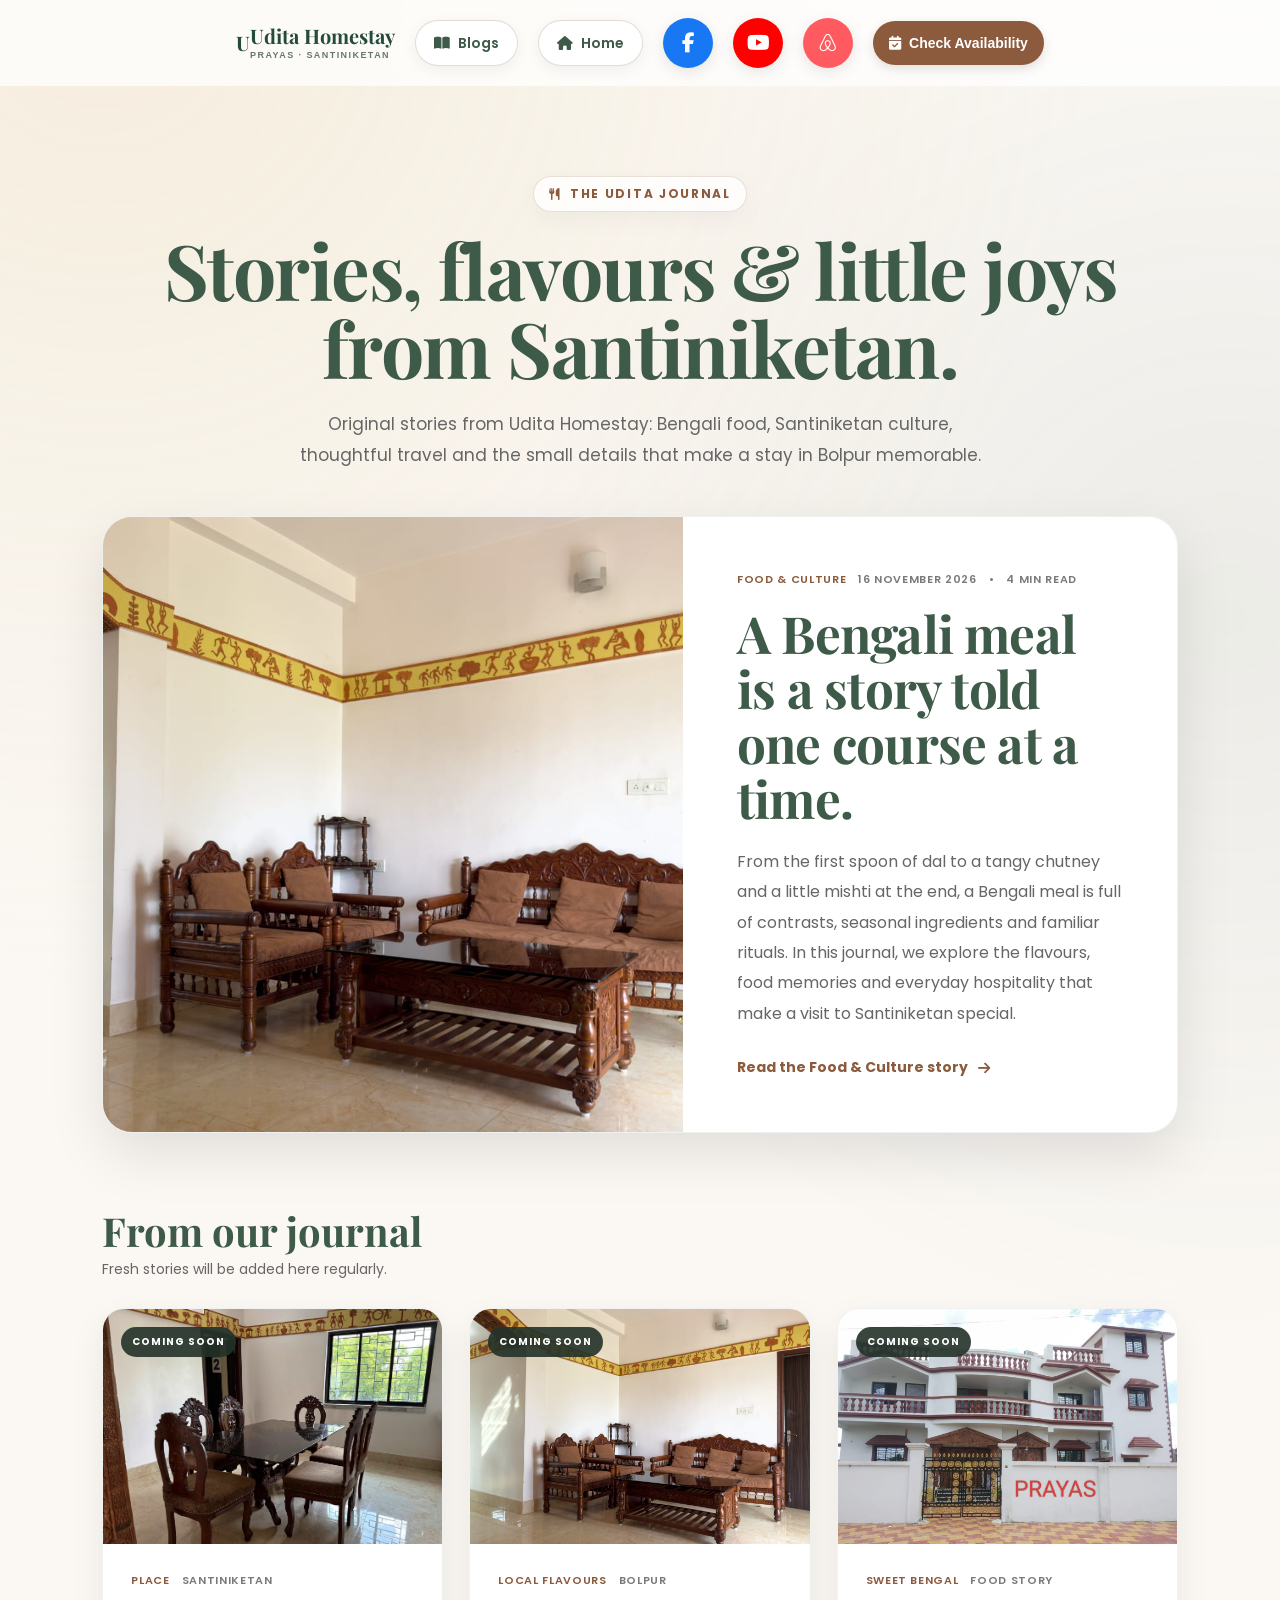
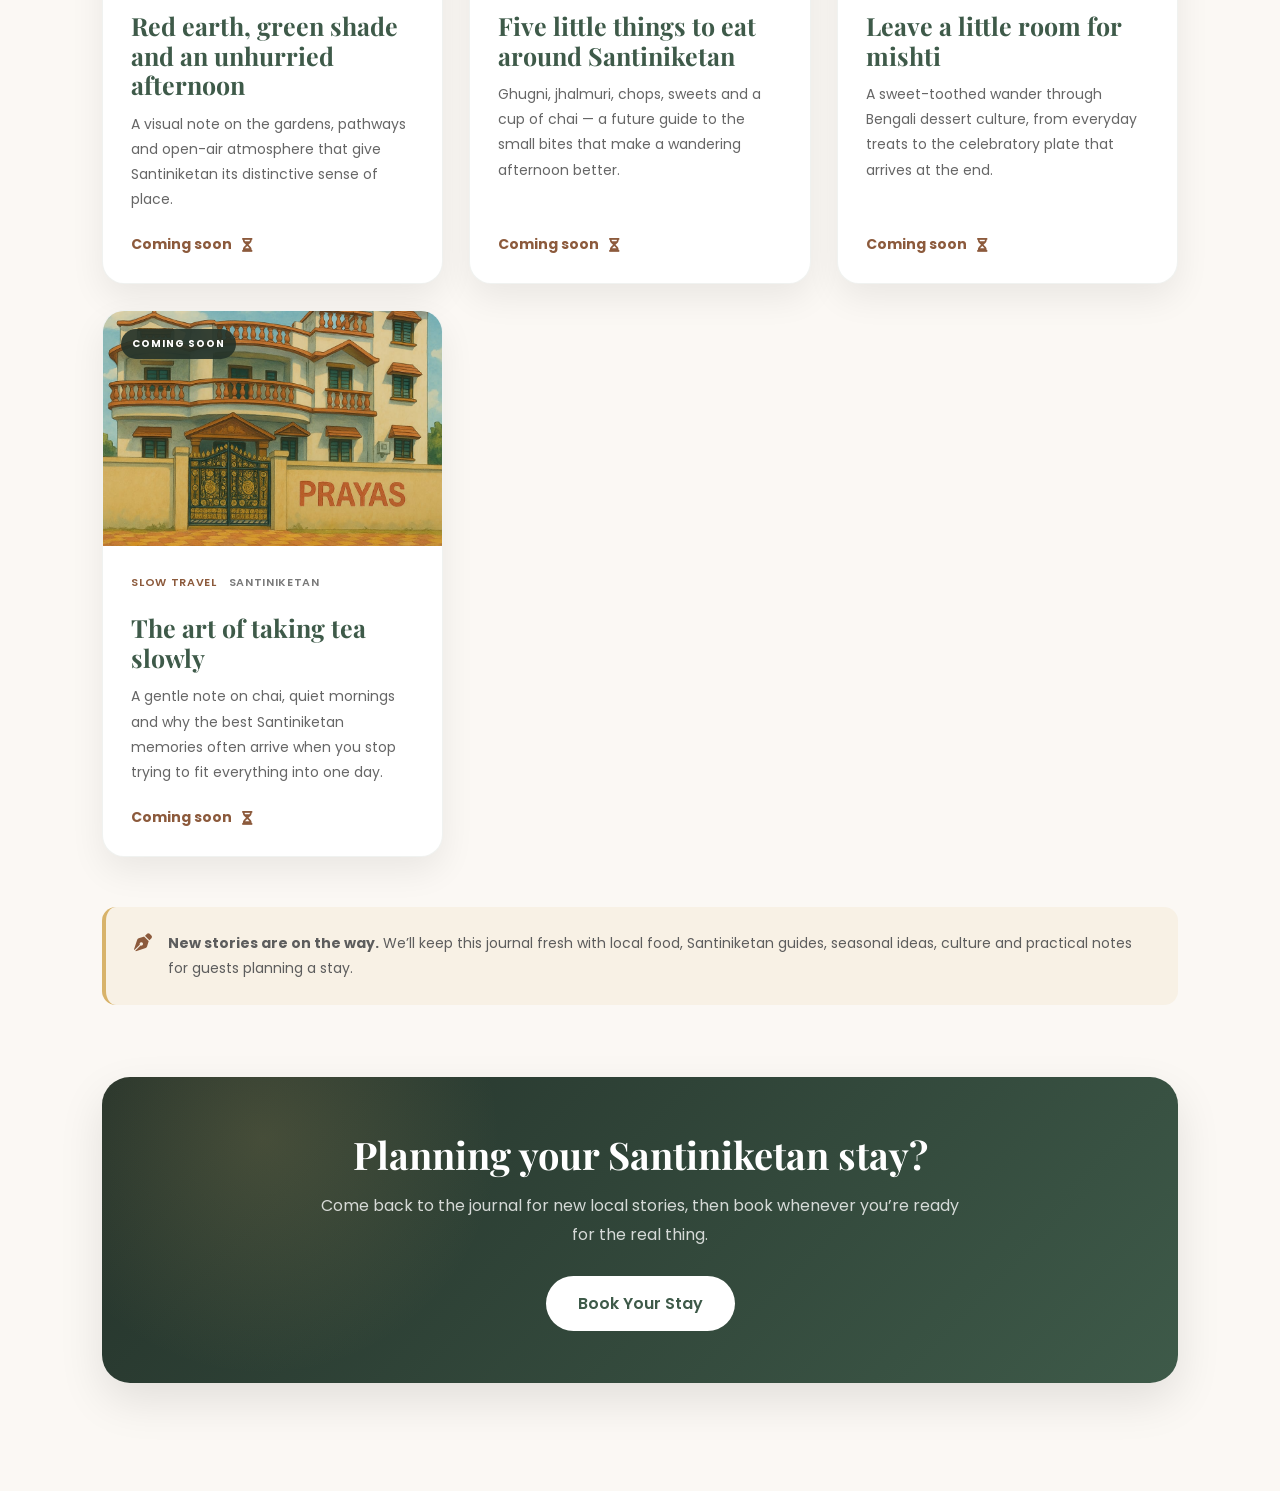
<file: blogs.html>
<!DOCTYPE html>
<html lang="en">
<head>
    <meta charset="UTF-8">
    <meta name="viewport" content="width=device-width, initial-scale=1.0">
    <meta name="description" content="The Udita Homestay Journal — food, travel, local culture and thoughtful guides from Santiniketan and Bolpur.">
    <meta name="robots" content="index, follow">
    <link rel="canonical" href="https://www.prayas.online/blogs.html">
    <meta name="theme-color" content="#8C5A3C">
    <title>Blogs & Travel Journal | Udita Homestay Prayas</title>

    <link rel="preconnect" href="https://fonts.googleapis.com">
    <link rel="preconnect" href="https://fonts.gstatic.com" crossorigin>
    <link rel="stylesheet" href="https://cdnjs.cloudflare.com/ajax/libs/font-awesome/6.7.2/css/all.min.css">
    <link rel="stylesheet" href="style.css?v=20261116-mobile">

    <style>
        /* ======================================================
           UDITA HOMESTAY — BLOG JOURNAL
           Page-specific styles. Existing home-page CSS is untouched.
        ====================================================== */

        .blog-page {
            min-height:100vh;
            padding-top:108px;
            background:
                radial-gradient(circle at 8% 0%, rgba(216,179,106,.16), transparent 30%),
                radial-gradient(circle at 96% 20%, rgba(62,90,73,.08), transparent 26%),
                var(--bg);
        }

        .blog-hero {
            padding:68px 8% 44px;
            text-align:center;
        }

        .blog-kicker {
            display:inline-flex;
            align-items:center;
            gap:8px;
            margin-bottom:18px;
            padding:8px 15px;
            border:1px solid rgba(140,90,60,.18);
            border-radius:999px;
            background:rgba(255,255,255,.78);
            color:var(--primary);
            font-size:12px;
            font-weight:700;
            letter-spacing:.14em;
            text-transform:uppercase;
            box-shadow:0 8px 25px rgba(0,0,0,.04);
        }

        .blog-hero h1 {
            max-width:980px;
            margin:0 auto;
            color:var(--secondary);
            font-family:'Playfair Display',serif;
            font-size:clamp(2.8rem, 6vw, 5.4rem);
            line-height:1.02;
            letter-spacing:-.02em;
        }

        .blog-hero p {
            max-width:720px;
            margin:22px auto 0;
            color:var(--light);
            font-size:17px;
            line-height:1.85;
        }

        .blog-shell {
            width:min(1240px, 84%);
            margin:0 auto 100px;
        }

        .blog-feature {
            display:grid;
            grid-template-columns:1.08fr .92fr;
            overflow:hidden;
            border:1px solid rgba(62,90,73,.08);
            border-radius:30px;
            background:#fff;
            box-shadow:0 22px 55px rgba(0,0,0,.10);
        }

        .blog-feature-media {
            position:relative;
            min-height:500px;
            overflow:hidden;
            background:#e9e1d7;
        }

        .blog-feature-media img {
            width:100%;
            height:100%;
            object-fit:cover;
            transition:transform .8s ease;
        }

        .blog-feature:hover .blog-feature-media img {
            transform:scale(1.03);
        }


        .blog-image-link {
            position:relative;
            display:block;
            width:100%;
            height:100%;
            overflow:hidden;
        }

        .blog-image-link::after {
            content:'\\f065';
            position:absolute;
            right:16px;
            bottom:16px;
            display:flex;
            align-items:center;
            justify-content:center;
            width:38px;
            height:38px;
            border-radius:50%;
            background:rgba(36,50,42,.82);
            color:#fff;
            font-family:'Font Awesome 6 Free';
            font-size:13px;
            font-weight:900;
            opacity:0;
            transform:translateY(5px);
            transition:opacity .25s ease, transform .25s ease;
            backdrop-filter:blur(6px);
        }

        .blog-image-link:hover::after,
        .blog-image-link:focus-visible::after {
            opacity:1;
            transform:translateY(0);
        }

        .blog-image-link:focus-visible {
            outline:3px solid rgba(216,179,106,.8);
            outline-offset:-3px;
        }

        .blog-feature-badge {
            position:absolute;
            top:22px;
            left:22px;
            padding:8px 12px;
            border-radius:999px;
            background:rgba(36,50,42,.88);
            color:#fff;
            font-size:10px;
            font-weight:700;
            letter-spacing:.12em;
            text-transform:uppercase;
            backdrop-filter:blur(8px);
        }

        .blog-feature-copy {
            display:flex;
            flex-direction:column;
            justify-content:center;
            padding:54px;
        }

        .blog-meta {
            display:flex;
            align-items:center;
            flex-wrap:wrap;
            gap:8px 12px;
            margin-bottom:18px;
            color:#7a7a7a;
            font-size:11px;
            font-weight:600;
            letter-spacing:.06em;
            text-transform:uppercase;
        }

        .blog-category {
            color:var(--primary);
        }

        .blog-feature h2,
        .blog-card h3 {
            color:var(--secondary);
            font-family:'Playfair Display',serif;
        }

        .blog-feature h2 {
            max-width:600px;
            font-size:clamp(2.05rem, 4vw, 3.35rem);
            line-height:1.08;
            letter-spacing:-.015em;
        }

        .blog-feature p {
            margin:20px 0 28px;
            color:var(--light);
            line-height:1.9;
        }

        .blog-read {
            display:inline-flex;
            align-items:center;
            gap:10px;
            align-self:flex-start;
            color:var(--primary);
            font-size:14px;
            font-weight:700;
        }

        .blog-read i {
            transition:transform .25s ease;
        }

        .blog-read:hover i {
            transform:translateX(4px);
        }

        .blog-section-heading {
            display:flex;
            align-items:end;
            justify-content:space-between;
            gap:20px;
            margin:78px 0 28px;
        }

        .blog-section-heading h2 {
            color:var(--secondary);
            font-family:'Playfair Display',serif;
            font-size:40px;
            line-height:1;
        }

        .blog-section-heading p {
            margin-top:8px;
            color:var(--light);
            font-size:14px;
        }

        .blog-grid {
            display:grid;
            grid-template-columns:repeat(3,1fr);
            gap:26px;
        }

        .blog-card {
            display:flex;
            flex-direction:column;
            overflow:hidden;
            min-height:100%;
            border:1px solid rgba(62,90,73,.08);
            border-radius:22px;
            background:#fff;
            box-shadow:0 14px 35px rgba(0,0,0,.07);
            transition:transform .35s ease, box-shadow .35s ease;
        }

        .blog-card:hover {
            transform:translateY(-7px);
            box-shadow:0 22px 48px rgba(0,0,0,.11);
        }

        .blog-card-media {
            height:235px;
            overflow:hidden;
            background:#eee;
        }

        .blog-card-media img {
            width:100%;
            height:100%;
            object-fit:cover;
            transition:transform .55s ease;
        }

        .blog-card:hover .blog-card-media img {
            transform:scale(1.05);
        }

        .blog-card-body {
            display:flex;
            flex:1;
            flex-direction:column;
            padding:28px;
        }

        .blog-card h3 {
            margin:4px 0 12px;
            font-size:25px;
            line-height:1.18;
        }

        .blog-card p {
            margin-bottom:22px;
            color:var(--light);
            font-size:14px;
            line-height:1.8;
        }

        .blog-card .blog-read {
            margin-top:auto;
        }

        .blog-card-soon {
            position:relative;
        }

        .coming-soon {
            position:absolute;
            top:18px;
            left:18px;
            z-index:2;
            padding:7px 11px;
            border-radius:999px;
            background:rgba(36,50,42,.9);
            color:#fff;
            font-size:10px;
            font-weight:700;
            letter-spacing:.1em;
            text-transform:uppercase;
        }

        .blog-image-credit {
            margin-top:10px;
            color:#999;
            font-size:10px;
            line-height:1.5;
        }

        .blog-image-credit a {
            color:#888;
            text-decoration:underline;
            text-decoration-color:rgba(136,136,136,.35);
        }

        .blog-note {
            display:flex;
            align-items:flex-start;
            gap:16px;
            margin-top:50px;
            padding:24px 28px;
            border-left:4px solid var(--accent);
            border-radius:14px;
            background:rgba(216,179,106,.11);
        }

        .blog-note i {
            margin-top:3px;
            color:var(--primary);
            font-size:18px;
        }

        .blog-note p {
            color:#5d5d5d;
            font-size:14px;
            line-height:1.8;
        }

        .blog-source-strip {
            display:flex;
            justify-content:center;
            margin-top:28px;
            color:#8a8a8a;
            font-size:11px;
            text-align:center;
        }

        .blog-source-strip a {
            color:var(--primary);
            text-decoration:underline;
            text-decoration-color:rgba(140,90,60,.3);
        }

        .blog-cta {
            margin-top:72px;
            padding:52px 35px;
            border-radius:28px;
            background:
                radial-gradient(circle at 15% 20%, rgba(216,179,106,.17), transparent 25%),
                linear-gradient(135deg, #24322A, #3E5A49);
            color:#fff;
            text-align:center;
            box-shadow:var(--shadow);
        }

        .blog-cta h2 {
            font-family:'Playfair Display',serif;
            font-size:38px;
        }

        .blog-cta p {
            max-width:640px;
            margin:12px auto 26px;
            color:rgba(255,255,255,.8);
            line-height:1.8;
        }

        .blog-cta .btn {
            background:#fff;
            color:var(--secondary);
        }

        .blog-footer-space {
            height:8px;
        }

        .blog-nav-link {
            display:inline-flex;
            align-items:center;
            justify-content:center;
            gap:8px;
            min-height:46px;
            padding:0 18px;
            border:1px solid rgba(140,90,60,.22);
            border-radius:24px;
            background:#fff;
            color:var(--secondary);
            font-family:'Poppins',sans-serif;
            font-size:14px;
            font-weight:600;
            box-shadow:0 4px 15px rgba(0,0,0,.06);
        }

        @media(max-width:1000px){
            .blog-feature { grid-template-columns:1fr; }
            .blog-feature-media { min-height:360px; }
            .blog-grid { grid-template-columns:1fr 1fr; }
            .blog-feature-copy { padding:40px; }
        }

        @media(max-width:650px){
            .blog-page { padding-top:88px; }
            .blog-hero { padding:52px 8% 34px; }
            .blog-hero p { font-size:15px; }
            .blog-shell { width:84%; }
            .blog-feature-media { min-height:250px; }
            .blog-feature-copy { padding:30px; }
            .blog-feature h2 { font-size:2.25rem; }
            .blog-section-heading { display:block; margin-top:56px; }
            .blog-section-heading h2 { font-size:32px; }
            .blog-grid { grid-template-columns:1fr; }
            .blog-card-media { height:230px; }
            .blog-cta { padding:40px 24px; }
            .blog-cta h2 { font-size:31px; }
            .blog-nav-link { min-height:42px; padding:0 14px; font-size:13px; }
        }
    </style>
</head>

<body>
    <header id="header">
        <nav class="social-nav" aria-label="Primary navigation">
            <a class="site-brand" href="index.html" aria-label="Udita Homestay Prayas home">
                <span class="site-brand-mark" aria-hidden="true">U</span>
                <span class="site-brand-copy">Udita Homestay<small>Prayas · Santiniketan</small></span>
            </a>
            <a class="blog-nav-link blogs-nav-link" href="blogs.html" aria-current="page">
                <i class="fas fa-book-open" aria-hidden="true"></i>
                <span>Blogs</span>
            </a>

            <a class="blog-nav-link blog-home-link" href="index.html">
                <i class="fas fa-house" aria-hidden="true"></i>
                <span>Home</span>
            </a>

            <a href="https://www.facebook.com/share/182A7BboWy/" target="_blank" rel="noopener noreferrer" class="social-btn facebook" aria-label="Visit our Facebook page">
                <i class="fab fa-facebook-f"></i>
            </a>
            <a href="https://youtube.com/@uditahomestay?si=zws-Y9j3LIoc3NUC" target="_blank" rel="noopener noreferrer" class="social-btn youtube" aria-label="Visit our YouTube channel">
                <i class="fab fa-youtube"></i>
            </a>
            <a href="https://www.airbnb.co.in/rooms/1385243563529554989?viralityEntryPoint=154&s=76&adults=1&guests=1" target="_blank" rel="noopener noreferrer" class="social-btn airbnb" aria-label="Book on Airbnb">
                <i class="fab fa-airbnb"></i>
            </a>
            <a class="site-booking-link" href="https://booking.prayas.online" aria-label="Check room availability and book your stay">
                <i class="fas fa-calendar-check" aria-hidden="true"></i>
                <span>Check Availability</span>
            </a>
        </nav>
    </header>

    <main class="blog-page">
        <section class="blog-hero">
            <div class="blog-kicker"><i class="fas fa-utensils"></i> The Udita Journal</div>
            <h1>Stories, flavours & little joys from Santiniketan.</h1>
            <p>Original stories from Udita Homestay: Bengali food, Santiniketan culture, thoughtful travel and the small details that make a stay in Bolpur memorable.</p>
        </section>

        <div class="blog-shell">
            <article class="blog-feature">
                <div class="blog-feature-media">
                    <span class="blog-feature-badge">Featured note</span>
                    <a class="blog-image-link" href="assets/images/gallery4.jpg" target="_blank" rel="noopener noreferrer" aria-label="Open image: The dining area at Udita Homestay and Prayas Kitchen">
                        <img
                            src="assets/images/gallery4.jpg"
                            alt="Dining area at Udita Homestay and Prayas Kitchen"
                            loading="eager">
                    </a>
                </div>

                <div class="blog-feature-copy">
                    <div class="blog-meta">
                        <span class="blog-category">Food & Culture</span>
                        <span>16 November 2026</span>
                        <span>•</span>
                        <span>4 min read</span>
                    </div>

                    <h2>A Bengali meal is a story told one course at a time.</h2>

                    <p>
                        From the first spoon of dal to a tangy chutney and a little mishti at the end, a Bengali meal is full of contrasts, seasonal ingredients and familiar rituals. In this journal, we explore the flavours, food memories and everyday hospitality that make a visit to Santiniketan special.
                    </p>

                    <a class="blog-read" href="food-culture.html">Read the Food &amp; Culture story <i class="fas fa-arrow-right"></i></a>

                    
                </div>
            </article>

            <div class="blog-section-heading">
                <div>
                    <h2>From our journal</h2>
                    <p>Fresh stories will be added here regularly.</p>
                </div>
            </div>

            <div class="blog-grid">
                <article class="blog-card blog-card-soon">
                    <div class="coming-soon">Coming soon</div>
                    <div class="blog-card-media">
                        <a class="blog-image-link" href="assets/images/gallery5.jpg" target="_blank" rel="noopener noreferrer" aria-label="Open image: Green garden view at Udita Homestay"><img src="assets/images/gallery5.jpg" alt="Green garden view at Udita Homestay" loading="lazy"></a>
                    </div>
                    <div class="blog-card-body">
                        <div class="blog-meta"><span class="blog-category">Place</span><span>Santiniketan</span></div>
                        <h3>Red earth, green shade and an unhurried afternoon</h3>
                        <p>A visual note on the gardens, pathways and open-air atmosphere that give Santiniketan its distinctive sense of place.</p>
                        <span class="blog-read" aria-label="Article coming soon">Coming soon <i class="fas fa-hourglass-half"></i></span>
                        
                    </div>
                </article>
                <article class="blog-card blog-card-soon">
                    <div class="coming-soon">Coming soon</div>
                    <div class="blog-card-media">
                        <a class="blog-image-link" href="assets/images/gallery4.jpg" target="_blank" rel="noopener noreferrer" aria-label="Open image: A welcoming dining space at Udita Homestay">
                        <img src="assets/images/gallery4.jpg" alt="A welcoming dining space at Udita Homestay" loading="lazy">
                    </a>
                    </div>
                    <div class="blog-card-body">
                        <div class="blog-meta">
                            <span class="blog-category">Local flavours</span>
                            <span>Bolpur</span>
                        </div>
                        <h3>Five little things to eat around Santiniketan</h3>
                        <p>Ghugni, jhalmuri, chops, sweets and a cup of chai — a future guide to the small bites that make a wandering afternoon better.</p>
                        <span class="blog-read" aria-label="Article coming soon">Coming soon <i class="fas fa-hourglass-half"></i></span>
                        
                    </div>
                </article>

                <article class="blog-card blog-card-soon">
                    <div class="coming-soon">Coming soon</div>
                    <div class="blog-card-media">
                        <a class="blog-image-link" href="assets/images/about.jpg" target="_blank" rel="noopener noreferrer" aria-label="Open image: Exterior of Udita Homestay in Santiniketan">
                        <img src="assets/images/about.jpg" alt="Exterior of Udita Homestay in Santiniketan" loading="lazy">
                    </a>
                    </div>
                    <div class="blog-card-body">
                        <div class="blog-meta">
                            <span class="blog-category">Sweet Bengal</span>
                            <span>Food story</span>
                        </div>
                        <h3>Leave a little room for mishti</h3>
                        <p>A sweet-toothed wander through Bengali dessert culture, from everyday treats to the celebratory plate that arrives at the end.</p>
                        <span class="blog-read" aria-label="Article coming soon">Coming soon <i class="fas fa-hourglass-half"></i></span>
                        
                    </div>
                </article>

                <article class="blog-card blog-card-soon">
                    <div class="coming-soon">Coming soon</div>
                    <div class="blog-card-media">
                        <a class="blog-image-link" href="assets/images/gallery6.jpg" target="_blank" rel="noopener noreferrer" aria-label="Open image: An evening view around Udita Homestay">
                        <img src="assets/images/gallery6.jpg" alt="An evening view around Udita Homestay" loading="lazy">
                    </a>
                    </div>
                    <div class="blog-card-body">
                        <div class="blog-meta">
                            <span class="blog-category">Slow travel</span>
                            <span>Santiniketan</span>
                        </div>
                        <h3>The art of taking tea slowly</h3>
                        <p>A gentle note on chai, quiet mornings and why the best Santiniketan memories often arrive when you stop trying to fit everything into one day.</p>
                        <span class="blog-read" aria-label="Article coming soon">Coming soon <i class="fas fa-hourglass-half"></i></span>
                        
                    </div>
                </article>
            </div>

            <div class="blog-note">
                <i class="fas fa-pen-nib" aria-hidden="true"></i>
                <p>
                    <strong>New stories are on the way.</strong>
                    We’ll keep this journal fresh with local food, Santiniketan guides, seasonal ideas,
                    culture and practical notes for guests planning a stay.
                </p>
            </div>

            

            <section class="blog-cta">
                <h2>Planning your Santiniketan stay?</h2>
                <p>Come back to the journal for new local stories, then book whenever you’re ready for the real thing.</p>
                <a class="btn" href="https://booking.prayas.online">Book Your Stay</a>
            </section>
        </div>

        <div class="blog-footer-space"></div>
    </main>

    <script src="script.js"></script>
</body>
</html>
</file>
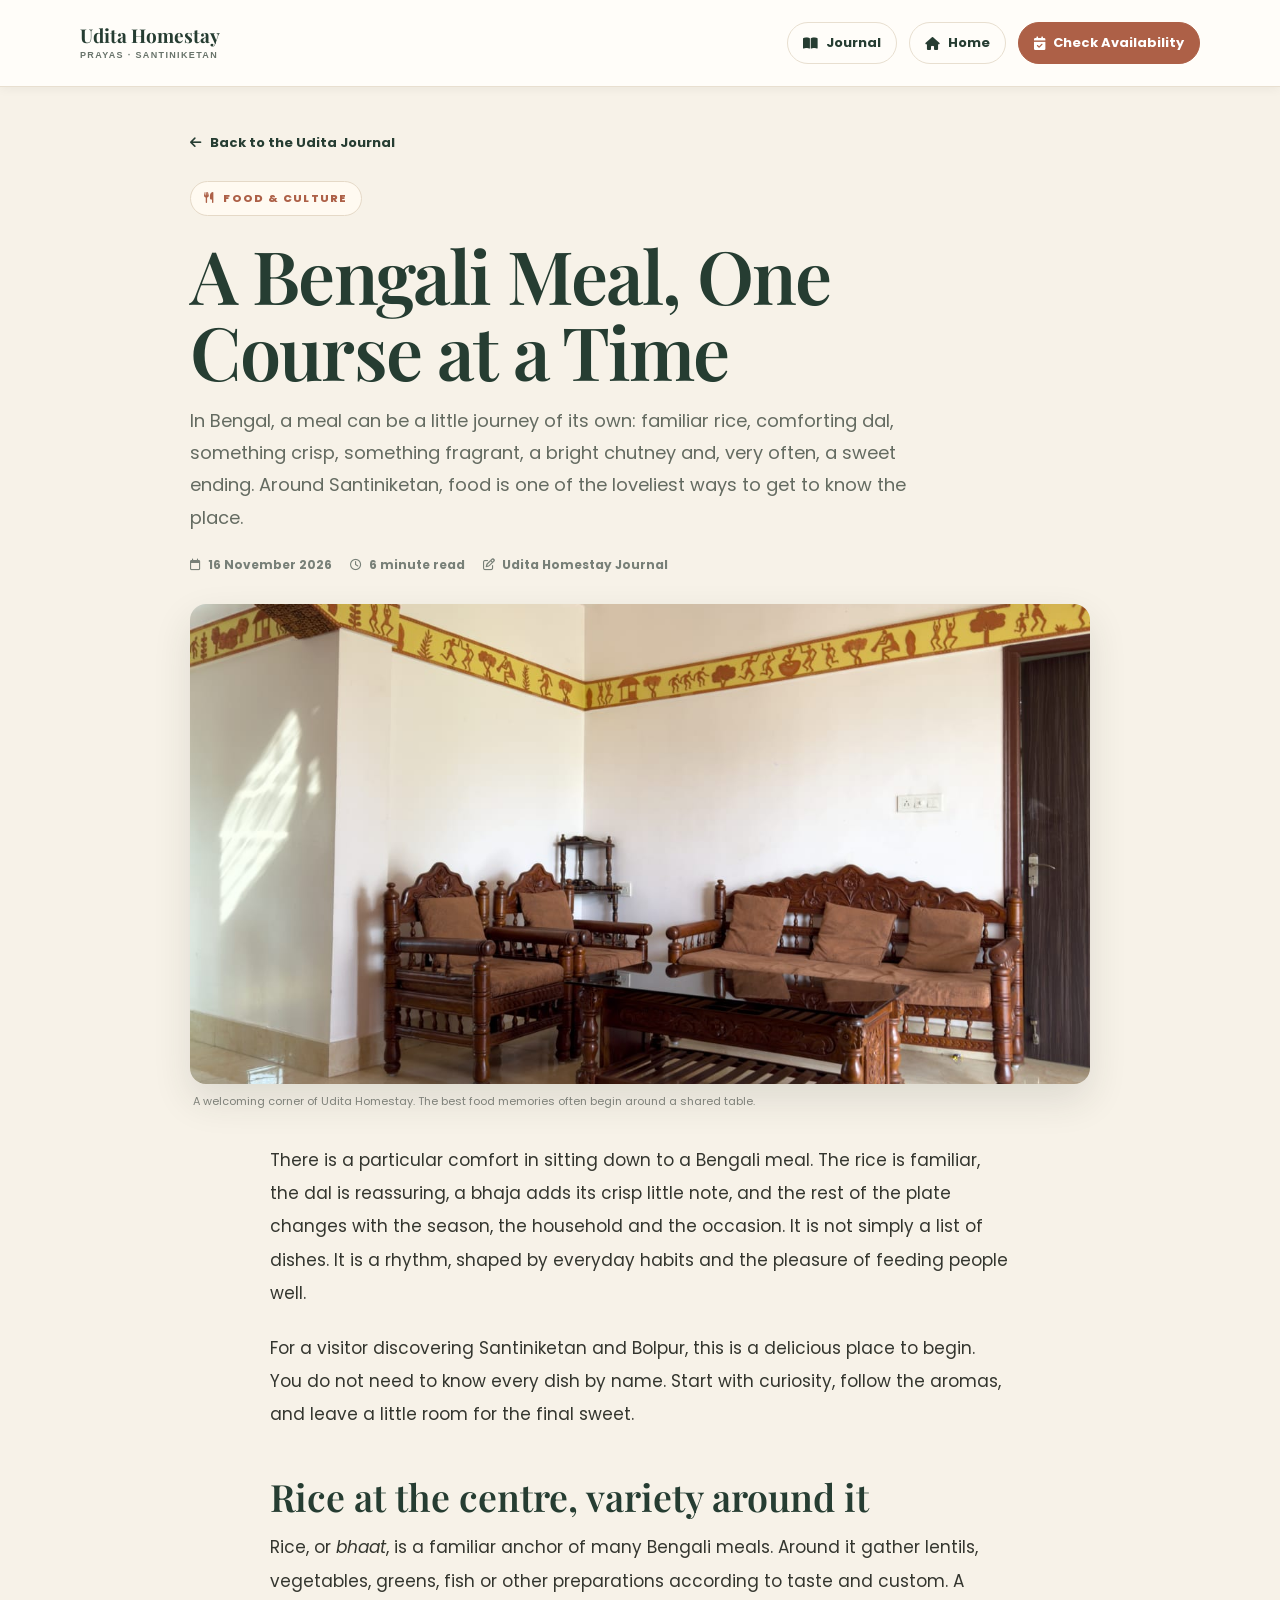
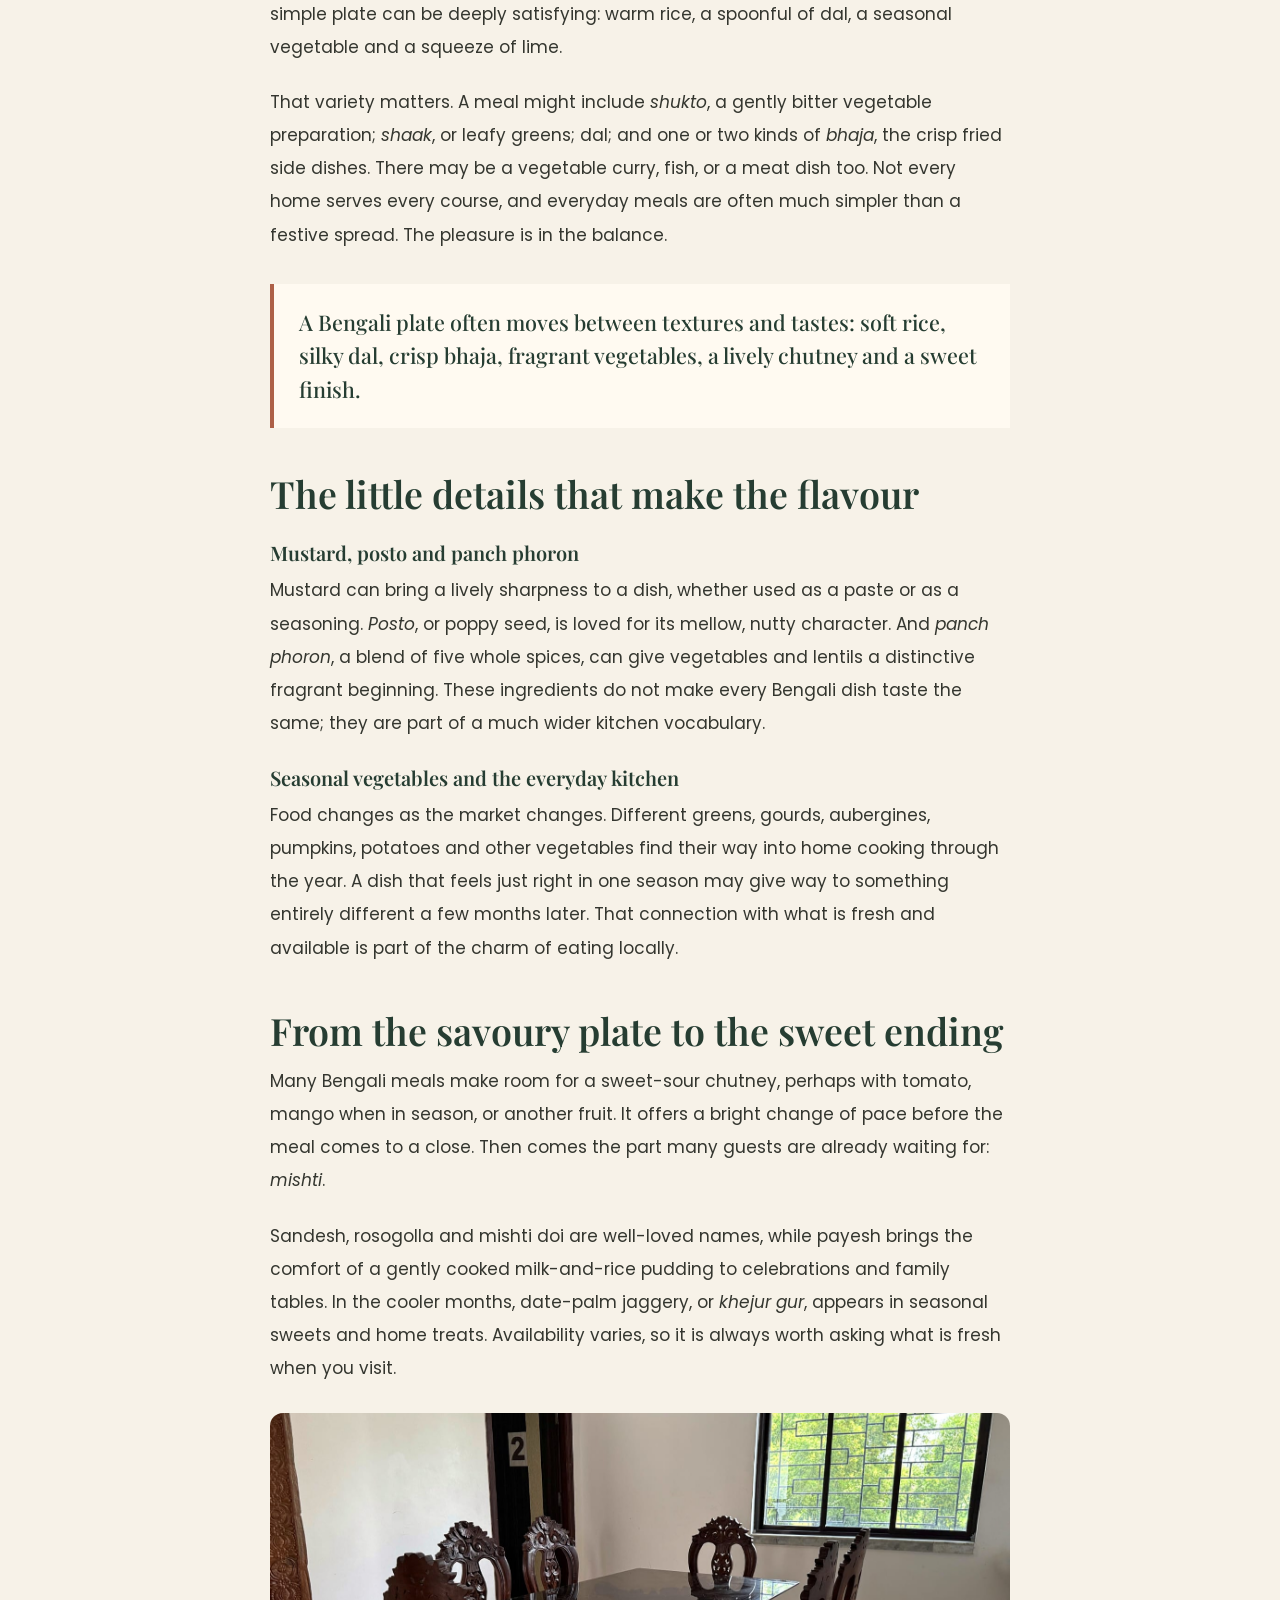
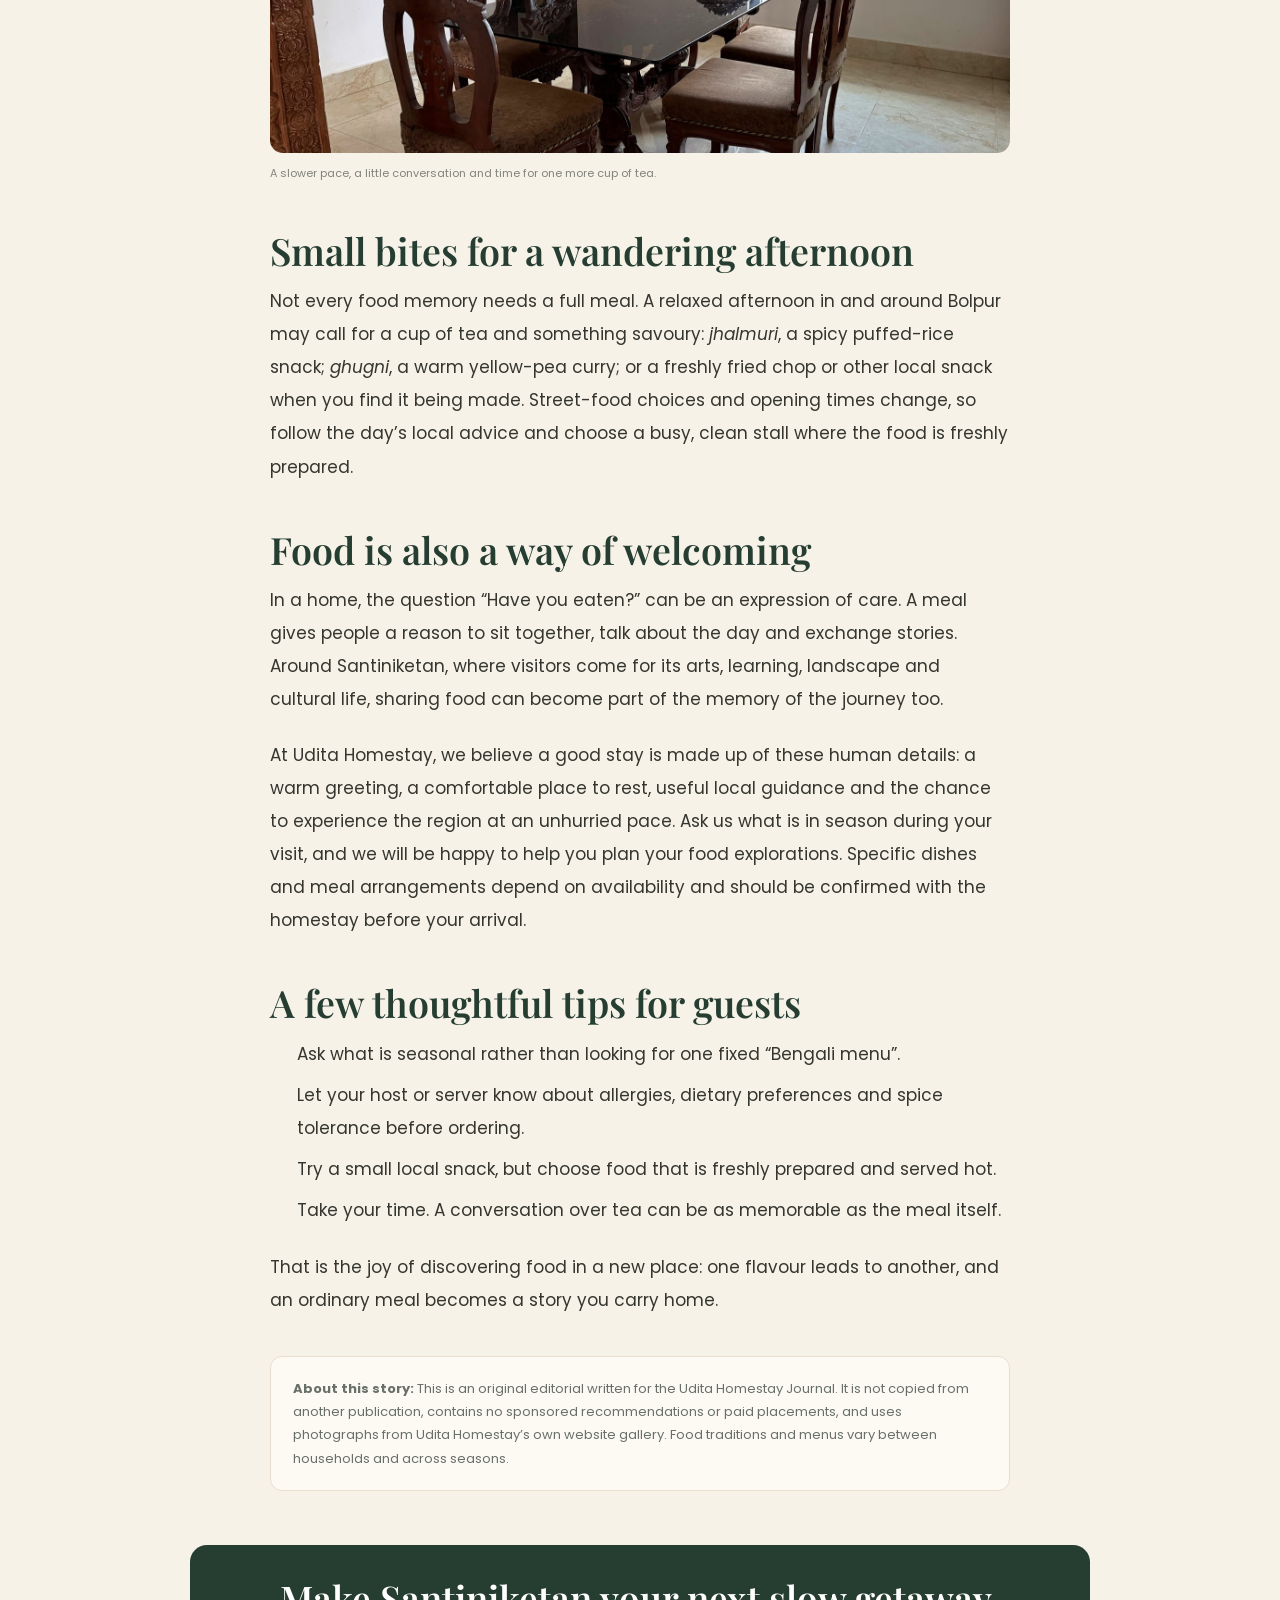
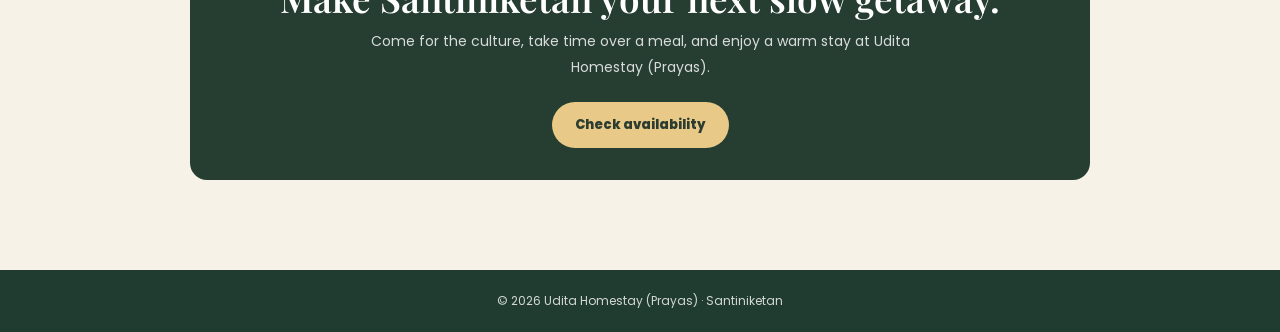
<file: food-culture.html>
<!DOCTYPE html>
<html lang="en">
<head>
  <meta charset="UTF-8">
  <meta name="viewport" content="width=device-width, initial-scale=1.0">
  <meta name="description" content="A warm introduction to Bengali food culture around Santiniketan: rice, dal, seasonal vegetables, fish, chutney, mishti and the pleasure of eating together.">
  <meta name="robots" content="index, follow">
  <link rel="canonical" href="https://www.prayas.online/food-culture.html">
  <meta name="theme-color" content="#f7f2e8">
  <meta property="og:type" content="article">
  <meta property="og:title" content="A Bengali Meal, One Course at a Time | Udita Homestay Journal">
  <meta property="og:description" content="An original Udita Homestay journal story about Bengali food traditions, seasonal flavours and the pleasure of sharing a meal in Santiniketan.">
  <meta property="og:url" content="https://www.prayas.online/food-culture.html">
  <meta property="og:image" content="https://www.prayas.online/assets/images/gallery4.jpg">
  <title>A Bengali Meal, One Course at a Time | Udita Homestay Journal</title>
  <link rel="preconnect" href="https://fonts.googleapis.com">
  <link rel="preconnect" href="https://fonts.gstatic.com" crossorigin>
  <link rel="stylesheet" href="https://cdnjs.cloudflare.com/ajax/libs/font-awesome/6.7.2/css/all.min.css">
  <link rel="stylesheet" href="style.css?v=20261116-mobile">
  <script type="application/ld+json">
  {
    "@context":"https://schema.org",
    "@type":"BlogPosting",
    "headline":"A Bengali Meal, One Course at a Time",
    "description":"An original Udita Homestay journal story about Bengali food traditions, seasonal flavours and the pleasure of sharing a meal in Santiniketan.",
    "datePublished":"2026-11-16",
    "dateModified":"2026-11-16",
    "author":{"@type":"Organization","name":"Udita Homestay Journal"},
    "publisher":{"@type":"Organization","name":"Udita Homestay Prayas"},
    "mainEntityOfPage":"https://www.prayas.online/food-culture.html",
    "image":"https://www.prayas.online/assets/images/gallery4.jpg"
  }
  </script>
  <style>
    :root{--journal-ink:#263d32;--journal-muted:#68736a;--journal-paper:#f7f2e8;--journal-card:#fffdf8;--journal-rust:#ad6047;--journal-line:#e8dfd0;}
    *{box-sizing:border-box}
    body{margin:0;background:var(--journal-paper);color:#34362f}
    .journal-header{position:relative;padding:22px 6%;background:#fffdf9;border-bottom:1px solid var(--journal-line)}
    .journal-nav{width:min(1120px,100%);margin:auto;display:flex;align-items:center;gap:12px;flex-wrap:wrap}
    .journal-brand{margin-right:auto;color:var(--journal-ink);font:700 19px/1.1 'Playfair Display',serif;text-decoration:none}
    .journal-brand small{display:block;margin-top:4px;color:var(--journal-muted);font:700 9px/1.2 Arial,sans-serif;letter-spacing:.15em;text-transform:uppercase}
    .journal-nav a:not(.journal-brand){display:inline-flex;align-items:center;gap:8px;padding:10px 15px;border:1px solid var(--journal-line);border-radius:30px;color:var(--journal-ink);text-decoration:none;font-size:13px;font-weight:700}
    .journal-nav a.journal-book{background:var(--journal-rust);border-color:var(--journal-rust);color:#fff}
    .article-wrap{width:min(900px,88%);margin:0 auto;padding:42px 0 90px}
    .back-link{display:inline-flex;align-items:center;gap:9px;margin:0 0 28px;color:var(--journal-ink);font-size:13px;font-weight:700;text-decoration:none}
    .article-kicker{display:inline-flex;align-items:center;gap:8px;padding:8px 13px;border:1px solid #e5d9c7;border-radius:30px;background:#fffaf1;color:var(--journal-rust);font-size:11px;font-weight:800;letter-spacing:.12em;text-transform:uppercase}
    h1{max-width:820px;margin:20px 0 16px;color:var(--journal-ink);font:600 clamp(2.45rem,6vw,4.6rem)/1.04 'Playfair Display',serif;letter-spacing:-.025em}
    .article-deck{max-width:760px;margin:0;color:#646b61;font-size:18px;line-height:1.8}
    .article-meta{display:flex;flex-wrap:wrap;gap:10px 18px;margin:22px 0 30px;color:#788078;font-size:12px;font-weight:700}
    .article-meta span{display:inline-flex;align-items:center;gap:7px}
    .article-cover{width:100%;max-height:480px;object-fit:cover;display:block;border-radius:16px;box-shadow:0 16px 38px rgba(39,48,40,.12)}
    .cover-caption{margin:9px 3px 34px;color:#7e8179;font-size:11px}
    .article-body{max-width:740px;margin:auto;font-size:17px;line-height:1.95}
    .article-body p{margin:0 0 22px}
    .article-body h2{margin:44px 0 13px;color:var(--journal-ink);font:600 clamp(1.65rem,3.5vw,2.35rem)/1.15 'Playfair Display',serif}
    .article-body h3{margin:25px 0 8px;color:var(--journal-ink);font:600 1.25rem/1.3 'Playfair Display',serif}
    .article-body ul{padding-left:22px;margin:0 0 24px}
    .article-body li{padding-left:5px;margin:8px 0}
    .article-pull{margin:32px 0;padding:22px 25px;border-left:4px solid var(--journal-rust);background:#fffaf1;color:var(--journal-ink);font:500 1.35rem/1.55 'Playfair Display',serif}
    .dish-photo{display:block;width:100%;max-height:340px;object-fit:cover;border-radius:13px;margin:28px 0 10px}
    .dish-caption{margin:0 0 30px;color:#81847c;font-size:11px}
    .editorial-note{margin:38px 0 0;padding:20px 22px;border:1px solid var(--journal-line);border-radius:12px;background:rgba(255,253,248,.8);color:#687068;font-size:13px;line-height:1.8}
    .article-cta{margin:54px 0 0;padding:32px 28px;border-radius:17px;background:var(--journal-ink);color:white;text-align:center}
    .article-cta h2{margin:0 0 10px;color:white;font:600 clamp(1.7rem,4vw,2.3rem)/1.15 'Playfair Display',serif}
    .article-cta p{max-width:590px;margin:0 auto 22px;color:rgba(255,255,255,.82);font-size:14px;line-height:1.8}
    .article-cta a{display:inline-flex;align-items:center;justify-content:center;min-height:46px;padding:0 23px;border-radius:30px;background:#e8c987;color:#2c3c31;font-size:13px;font-weight:800;text-decoration:none}
    .journal-footer{padding:22px 6%;background:#203b30;color:rgba(255,255,255,.8);text-align:center;font-size:12px}
    @media(max-width:600px){
      .journal-header{padding:13px 4%}
      .journal-nav{gap:8px}
      .journal-brand{width:100%;font-size:17px}
      .journal-nav a:not(.journal-brand){padding:9px 11px;font-size:11px}
      .article-wrap{width:90%;padding:27px 0 65px}
      .article-deck{font-size:16px;line-height:1.75}
      .article-cover{max-height:300px;border-radius:11px}
      .article-body{font-size:15.5px;line-height:1.85}
      .article-body h2{margin-top:35px}
      .article-pull{font-size:1.17rem;padding:18px}
    }
  </style>
</head>
<body>
  <header class="journal-header">
    <nav class="journal-nav" aria-label="Journal navigation">
      <a class="journal-brand" href="index.html">Udita Homestay<small>Prayas · Santiniketan</small></a>
      <a href="blogs.html"><i class="fas fa-book-open" aria-hidden="true"></i> Journal</a>
      <a href="index.html"><i class="fas fa-house" aria-hidden="true"></i> Home</a>
      <a class="journal-book" href="https://booking.prayas.online"><i class="fas fa-calendar-check" aria-hidden="true"></i> Check Availability</a>
    </nav>
  </header>

  <main class="article-wrap">
    <a class="back-link" href="blogs.html"><i class="fas fa-arrow-left" aria-hidden="true"></i> Back to the Udita Journal</a>
    <article>
      <div class="article-kicker"><i class="fas fa-utensils" aria-hidden="true"></i> Food &amp; Culture</div>
      <h1>A Bengali Meal, One Course at a Time</h1>
      <p class="article-deck">In Bengal, a meal can be a little journey of its own: familiar rice, comforting dal, something crisp, something fragrant, a bright chutney and, very often, a sweet ending. Around Santiniketan, food is one of the loveliest ways to get to know the place.</p>
      <div class="article-meta">
        <span><i class="far fa-calendar" aria-hidden="true"></i> 16 November 2026</span>
        <span><i class="far fa-clock" aria-hidden="true"></i> 6 minute read</span>
        <span><i class="far fa-pen-to-square" aria-hidden="true"></i> Udita Homestay Journal</span>
      </div>
      <img class="article-cover" src="assets/images/gallery4.jpg" alt="The dining area at Udita Homestay and Prayas Kitchen">
      <p class="cover-caption">A welcoming corner of Udita Homestay. The best food memories often begin around a shared table.</p>

      <div class="article-body">
        <p>There is a particular comfort in sitting down to a Bengali meal. The rice is familiar, the dal is reassuring, a bhaja adds its crisp little note, and the rest of the plate changes with the season, the household and the occasion. It is not simply a list of dishes. It is a rhythm, shaped by everyday habits and the pleasure of feeding people well.</p>

        <p>For a visitor discovering Santiniketan and Bolpur, this is a delicious place to begin. You do not need to know every dish by name. Start with curiosity, follow the aromas, and leave a little room for the final sweet.</p>

        <h2>Rice at the centre, variety around it</h2>
        <p>Rice, or <em>bhaat</em>, is a familiar anchor of many Bengali meals. Around it gather lentils, vegetables, greens, fish or other preparations according to taste and custom. A simple plate can be deeply satisfying: warm rice, a spoonful of dal, a seasonal vegetable and a squeeze of lime.</p>
        <p>That variety matters. A meal might include <em>shukto</em>, a gently bitter vegetable preparation; <em>shaak</em>, or leafy greens; dal; and one or two kinds of <em>bhaja</em>, the crisp fried side dishes. There may be a vegetable curry, fish, or a meat dish too. Not every home serves every course, and everyday meals are often much simpler than a festive spread. The pleasure is in the balance.</p>

        <div class="article-pull">A Bengali plate often moves between textures and tastes: soft rice, silky dal, crisp bhaja, fragrant vegetables, a lively chutney and a sweet finish.</div>

        <h2>The little details that make the flavour</h2>
        <h3>Mustard, posto and panch phoron</h3>
        <p>Mustard can bring a lively sharpness to a dish, whether used as a paste or as a seasoning. <em>Posto</em>, or poppy seed, is loved for its mellow, nutty character. And <em>panch phoron</em>, a blend of five whole spices, can give vegetables and lentils a distinctive fragrant beginning. These ingredients do not make every Bengali dish taste the same; they are part of a much wider kitchen vocabulary.</p>

        <h3>Seasonal vegetables and the everyday kitchen</h3>
        <p>Food changes as the market changes. Different greens, gourds, aubergines, pumpkins, potatoes and other vegetables find their way into home cooking through the year. A dish that feels just right in one season may give way to something entirely different a few months later. That connection with what is fresh and available is part of the charm of eating locally.</p>

        <h2>From the savoury plate to the sweet ending</h2>
        <p>Many Bengali meals make room for a sweet-sour chutney, perhaps with tomato, mango when in season, or another fruit. It offers a bright change of pace before the meal comes to a close. Then comes the part many guests are already waiting for: <em>mishti</em>.</p>
        <p>Sandesh, rosogolla and mishti doi are well-loved names, while payesh brings the comfort of a gently cooked milk-and-rice pudding to celebrations and family tables. In the cooler months, date-palm jaggery, or <em>khejur gur</em>, appears in seasonal sweets and home treats. Availability varies, so it is always worth asking what is fresh when you visit.</p>
        <img class="dish-photo" src="assets/images/gallery5.jpg" alt="A green garden view at Udita Homestay">
        <p class="dish-caption">A slower pace, a little conversation and time for one more cup of tea.</p>

        <h2>Small bites for a wandering afternoon</h2>
        <p>Not every food memory needs a full meal. A relaxed afternoon in and around Bolpur may call for a cup of tea and something savoury: <em>jhalmuri</em>, a spicy puffed-rice snack; <em>ghugni</em>, a warm yellow-pea curry; or a freshly fried chop or other local snack when you find it being made. Street-food choices and opening times change, so follow the day’s local advice and choose a busy, clean stall where the food is freshly prepared.</p>

        <h2>Food is also a way of welcoming</h2>
        <p>In a home, the question “Have you eaten?” can be an expression of care. A meal gives people a reason to sit together, talk about the day and exchange stories. Around Santiniketan, where visitors come for its arts, learning, landscape and cultural life, sharing food can become part of the memory of the journey too.</p>
        <p>At Udita Homestay, we believe a good stay is made up of these human details: a warm greeting, a comfortable place to rest, useful local guidance and the chance to experience the region at an unhurried pace. Ask us what is in season during your visit, and we will be happy to help you plan your food explorations. Specific dishes and meal arrangements depend on availability and should be confirmed with the homestay before your arrival.</p>

        <h2>A few thoughtful tips for guests</h2>
        <ul>
          <li>Ask what is seasonal rather than looking for one fixed “Bengali menu”.</li>
          <li>Let your host or server know about allergies, dietary preferences and spice tolerance before ordering.</li>
          <li>Try a small local snack, but choose food that is freshly prepared and served hot.</li>
          <li>Take your time. A conversation over tea can be as memorable as the meal itself.</li>
        </ul>

        <p>That is the joy of discovering food in a new place: one flavour leads to another, and an ordinary meal becomes a story you carry home.</p>

        <div class="editorial-note"><strong>About this story:</strong> This is an original editorial written for the Udita Homestay Journal. It is not copied from another publication, contains no sponsored recommendations or paid placements, and uses photographs from Udita Homestay’s own website gallery. Food traditions and menus vary between households and across seasons.</div>
      </div>
    </article>

    <section class="article-cta">
      <h2>Make Santiniketan your next slow getaway.</h2>
      <p>Come for the culture, take time over a meal, and enjoy a warm stay at Udita Homestay (Prayas).</p>
      <a href="https://booking.prayas.online">Check availability</a>
    </section>
  </main>

  <footer class="journal-footer">© 2026 Udita Homestay (Prayas) · Santiniketan</footer>
</body>
</html>
</file>
<file: style.css>
/* ==========================================================
   UDITA HOMESTAY (PRAYAS)
   Premium Boutique CSS
========================================================== */

/* Google Fonts */
@import url('https://fonts.googleapis.com/css2?family=Playfair+Display:wght@500;600;700&family=Poppins:wght@300;400;500;600;700&display=swap');

/* ==========================
   ROOT VARIABLES
========================== */

:root{

    --primary:#8C5A3C;
    --secondary:#3E5A49;
    --accent:#D8B36A;

    --bg:#FBF8F4;
    --white:#ffffff;
    --text:#2A2A2A;
    --light:#666;
    --border:#ECECEC;

    --shadow:0 18px 45px rgba(0,0,0,.10);

    --radius:18px;
    --transition:.35s ease;

}

/* ==========================
   RESET
========================== */

*{
    margin:0;
    padding:0;
    box-sizing:border-box;
}

html{
    scroll-behavior:smooth;
}

body{

    font-family:'Poppins',sans-serif;
    background:var(--bg);
    color:var(--text);
    overflow-x:hidden;

}

img{
    width:100%;
    display:block;
}

a{
    text-decoration:none;
}

ul{
    list-style:none;
}

section{

    padding:100px 8%;

}

.container{

    max-width:1300px;
    margin:auto;

}

/* ==========================
   SCROLLBAR
========================== */

::-webkit-scrollbar{

    width:8px;

}

::-webkit-scrollbar-thumb{

    background:var(--primary);
    border-radius:20px;

}

/* ==========================
   HEADER WITH SOCIAL BUTTONS
========================== */

header{

    position:fixed;
    width:100%;
    top:0;
    left:0;

    padding:18px 8%;

    display:flex;
    justify-content:center;
    align-items:center;

    backdrop-filter:blur(20px);
    background:rgba(255,255,255,.95);

    z-index:999;

    transition:.3s;
    box-shadow:0 2px 10px rgba(0,0,0,.05);

}

/* Social Navigation */
.social-nav{

    display:flex;
    gap:20px;
    align-items:center;

}

.social-btn{

    width:50px;
    height:50px;

    border-radius:50%;

    display:flex;
    justify-content:center;
    align-items:center;

    color:#fff;
    font-size:20px;

    transition:.3s ease;
    box-shadow:0 4px 15px rgba(0,0,0,.1);

}

.social-btn:hover{

    transform:translateY(-5px);
    box-shadow:0 8px 25px rgba(0,0,0,.2);

}

/* Facebook Button */
.social-btn.facebook{

    background:#1877F2;

}

.social-btn.facebook:hover{

    background:#166FE5;

}

/* YouTube Button */
.social-btn.youtube{

    background:#FF0000;

}

.social-btn.youtube:hover{

    background:#CC0000;

}

/* Airbnb Button */
.social-btn.airbnb{

    background:#FF5A5F;

}

.social-btn.airbnb:hover{

    background:#E63946;

}

/* ==========================
   BUTTONS
========================== */

.btn{

    display:inline-flex;
    align-items:center;
    justify-content:center;

    padding:15px 32px;

    border-radius:50px;

    background:var(--primary);
    color:#fff;

    font-weight:600;

    transition:var(--transition);

}

.btn:hover{

    transform:translateY(-3px);
    box-shadow:var(--shadow);

}

/* ==========================
   HERO WITH VIDEO
========================== */

.hero{

    height:100vh;

    position:relative;

    display:flex;
    align-items:center;
    justify-content:center;

    text-align:center;

    margin-top:70px;

    overflow:hidden;

}

/* Video Background */
.hero-video{

    position:absolute;
    top:0;
    left:0;
    width:100%;
    height:100%;

    object-fit:cover;

    z-index:1;

}

.hero-fallback{

    position:absolute;
    top:0;
    left:0;
    width:100%;
    height:100%;

    object-fit:cover;

    z-index:0;

}

.hero-overlay{

    position:absolute;
    inset:0;

    background:linear-gradient(rgba(0,0,0,.45),rgba(0,0,0,.45));

    z-index:2;

}

.hero-content{

    position:relative;
    z-index:3;

    color:#fff;

    max-width:850px;

}
/* HERO TITLE - improved contrast and size */
.hero-logo{
    font-family:'Playfair Display',serif;
    font-size:clamp(2.25rem, 6vw, 5.5rem); /* responsive, bigger */
    font-weight:800;
    color:#1f8f4c; /* a pleasant green - change hex if you prefer another tone */
    margin-bottom:28px;
    letter-spacing:0.02em;
    text-shadow:
      0 6px 20px rgba(0,0,0,0.55); /* strong shadow for readability */
    background:linear-gradient(rgba(0,0,0,0.22), rgba(0,0,0,0.12));
    padding:0.6rem 1.05rem;
    border-radius:10px;
    display:inline-block;
}

.hero h2{

    font-family:'Playfair Display',serif;
    font-size:52px;
    line-height:1.3;
    font-weight:600;

}

.hero p{

    margin:28px auto;

    font-size:20px;

    opacity:.9;

}

.hero-rating-badge {
    display: inline-flex; /* Keeps the background wrapped tightly around the text */
    align-items: center;
    justify-content: center;
    gap: 8px; /* Space between the score, Google, and the rest of the text */
    margin: 15px auto;
    padding: 8px 16px;
    
    /* Decorative Badge Styling */
    background: rgba(255, 255, 255, 0.15); /* Semi-transparent white */
    border: 1px solid rgba(255, 255, 255, 0.3); /* Subtle border */
    border-radius: 50px; /* Gives it a smooth pill shape */
    backdrop-filter: blur(5px); /* Blurs the background image behind the badge */
    -webkit-backdrop-filter: blur(5px); /* For Safari support */
    
    /* Typography and Layout */
    font-size: clamp(12px, 3.2vw, 16px); /* Scales down on mobile to stay on one line */
    white-space: nowrap; /* Forces everything to stay on one single line */
    color: #ffffff;
    box-shadow: 0 4px 10px rgba(0, 0, 0, 0.2); /* Soft shadow for depth */
}

/* Make the text "Google" look more authentic */
.google-text {
    font-weight: 700;
    font-family: Arial, sans-serif;
    letter-spacing: -0.5px; /* Pulls the letters slightly closer together like the real logo */
    background: #ffffff; /* White background just behind the word Google to make colors pop */
    padding: 2px 6px;
    border-radius: 12px;
}

.rating-score {
    font-weight: bold;
}

/* ==========================
   BOOKING CARD
========================== */

.booking{

    max-width:1250px;
    margin:-80px auto 70px;

    background:#fff;

    padding:35px;

    border-radius:22px;

    box-shadow:var(--shadow);

    position:relative;
    z-index:5;

}

.booking form {
    width: 100%;
    display: flex;
    justify-content: center;
    align-items: center;
}

.booking-grid{

    display:grid;

    grid-template-columns:repeat(6,1fr);

    gap:18px;

}

.booking input,
.booking select{

    height:58px;

    border:1px solid var(--border);

    border-radius:12px;

    padding:0 18px;

    font-size:15px;

}

.booking label{

    display:block;

    margin-bottom:8px;

    font-size:14px;

    font-weight:500;

    color:var(--secondary);

}

.booking button{

    border:none;

    background:var(--secondary);

    color:#fff;

    border-radius:12px;

    cursor:pointer;

    transition:.3s;

}

.booking button:hover{

    background:var(--primary);

}

/* ==========================
   SECTION
========================== */

.section-title{

    text-align:center;

    margin-bottom:70px;

}

.section-title h2{

    font-size:50px;

    font-family:'Playfair Display',serif;

    color:var(--secondary);

}

.section-title p{

    margin-top:12px;

    color:var(--light);

}

/* ==========================
   ROOMS
========================== */

.rooms{

    display:grid;

    grid-template-columns:repeat(auto-fit,minmax(340px,1fr));

    gap:35px;

}

.room{

    background:#fff;

    border-radius:22px;

    overflow:hidden;

    box-shadow:var(--shadow);

    transition:.4s;

}

.room:hover{

    transform:translateY(-10px);

}

.room img{

    height:260px;

    object-fit:cover;

}

.room-content{

    padding:28px;

}

.room-content h3{

    font-size:26px;

    margin-bottom:12px;

}

.room-content p{

    color:var(--light);

}

/* ==========================
   GALLERY
========================== */

.gallery{

    columns:3 320px;
    column-gap:20px;

}

.gallery img{

    margin-bottom:20px;

    border-radius:18px;

    transition:.4s;

    cursor:pointer;

}

.gallery img:hover{

    transform:scale(1.03);

}

/* ==========================
   AMENITIES
========================== */

.amenities{

    display:grid;

    grid-template-columns:repeat(auto-fit,minmax(220px,1fr));

    gap:25px;

}

.amenity{

    background:#fff;

    border-radius:18px;

    padding:35px;

    text-align:center;

    box-shadow:var(--shadow);

}

.amenity i{

    font-size:42px;

    color:var(--primary);

    margin-bottom:18px;

}

/* ==========================
   EXPLORE
========================== */

.explore{

    display:grid;

    grid-template-columns:1fr 1fr;

    gap:70px;

    align-items:center;

}

/* ==========================
   TESTIMONIALS
========================== */

.testimonials{

    display:grid;

    grid-template-columns:repeat(auto-fit,minmax(350px,1fr));

    gap:30px;

}

.review{

    background:#fff;

    padding:35px;

    border-radius:20px;

    box-shadow:var(--shadow);

}

/* ==========================
   CONTACT
========================== */

.contact{

    display:grid;

    grid-template-columns:1fr 1fr;

    gap:60px;

}

/* ==========================
   FOOTER
========================== */

footer{

    background:#24322A;

    color:#fff;

    padding:80px 8%;

}

.footer-grid{

    display:grid;

    grid-template-columns:repeat(auto-fit,minmax(250px,1fr));

    gap:40px;

}

.footer-title{

    font-family:'Playfair Display',serif;

    font-size:28px;

    margin-bottom:18px;

}

.footer-links a{

    display:block;

    margin:10px 0;

    color:#ddd;

}

.footer-links a:hover{

    color:#fff;

}

/* ==========================
   FLOATING BUTTONS
========================== */

/* Back-to-top floating button (placed above the maroon call button) */
.back-to-top{
    position:fixed;
    right:25px;
    bottom:170px; /* above .call which is at bottom:100px */
    width:58px;
    height:58px;
    border-radius:50%;
    display:flex;
    justify-content:center;
    align-items:center;
    color:#fff;
    font-size:20px;
    background:rgba(0,0,0,0.6);
    box-shadow:var(--shadow);
    z-index:1000; /* above other floating buttons */
    border:none;
    cursor:pointer;
    transition:transform .12s ease, opacity .12s ease;
}
.back-to-top[hidden]{
    display:none;
}
.back-to-top:active{ transform:scale(.98); }

.whatsapp,
.call{

    position:fixed;

    right:25px;

    width:58px;
    height:58px;

    border-radius:50%;

    display:flex;
    justify-content:center;
    align-items:center;

    color:#fff;

    font-size:24px;

    box-shadow:var(--shadow);

    z-index:999;

}

.whatsapp{

    bottom:30px;
    background:#25D366;

}

.call{

    bottom:100px;
    background:var(--primary);

}

/* ==========================
   ANIMATIONS
========================== */

.fade{

    opacity:0;
    transform:translateY(40px);
    transition:.8s;

}

.fade.show{

    opacity:1;
    transform:none;

}

/* ==========================
   Linked In
========================== */

@media (max-width: 600px) {
    .linkedin-badge-container {
        width: 100%;
        display: flex;
        justify-content: center;
    }

    .linkedin-badge-container .LI-profile-badge {
        margin-left: auto;
        margin-right: auto;
    }
}

.linkedin-badge-wrapper .LI-profile-badge {
    transform: translateX(3px);
}


/* ==========================
   RESPONSIVE
========================== */

@media(max-width:1100px){

.booking-grid{

grid-template-columns:repeat(2,1fr);

}

.explore,
.contact{

grid-template-columns:1fr;

}

.hero h2{

font-size:42px;

}

}

@media(max-width:768px){

header{

padding:12px 5%;

}

.social-nav{

gap:12px;

}

.social-btn{

width:45px;
height:45px;
font-size:18px;

}

.hero h2{

font-size:32px;

}

.hero-logo{

font-size:3.25rem; /* tuned for medium screens */
margin-bottom:25px;

}

.hero p{

font-size:17px;

}

.booking{

margin-top:-40px;

}

.booking-grid{

grid-template-columns:1fr;

}

section{

padding:80px 5%;

}

.section-title h2{

font-size:36px;

}

.gallery{

columns:1;

}

}

@media(max-width:480px){

.hero h2{

font-size:24px;

}

.hero-logo{

font-size:2rem; /* tuned for small screens */
margin-bottom:20px;

}

.btn{

width:100%;

}

.social-btn{

width:42px;
height:42px;
font-size:16px;

}

}


/* ==========================
   HEADER + MOBILE REFINEMENT
   Keeps the original hero video and page content intact.
========================== */

/* Give the existing header links deliberate styling after the recovery. */
.site-brand{
    display:flex;
    align-items:center;
    color:#254b3d;
    text-decoration:none;
    font-family:'Playfair Display',serif;
    font-size:20px;
    font-weight:700;
    line-height:1.1;
    white-space:nowrap;
}
.site-brand-copy{display:flex; flex-direction:column; gap:4px;}
.site-brand-copy small{
    color:#68766d;
    font-family:Arial,sans-serif;
    font-size:9px;
    font-weight:700;
    letter-spacing:.16em;
    text-transform:uppercase;
}
.blog-nav-link,
.site-booking-link{
    display:inline-flex;
    align-items:center;
    justify-content:center;
    gap:8px;
    min-height:44px;
    padding:0 16px;
    border-radius:24px;
    text-decoration:none;
    font-family:Arial,sans-serif;
    font-size:14px;
    font-weight:700;
    white-space:nowrap;
}
.blog-nav-link{
    color:#254b3d;
    background:#edf2e9;
}
.site-booking-link{
    color:#fff;
    background:var(--primary);
    box-shadow:0 4px 12px rgba(0,0,0,.12);
}
.blog-nav-link:hover,
.site-booking-link:hover{transform:translateY(-1px);}

@media(max-width:768px){
    header{
        box-sizing:border-box;
        width:100%;
        padding:8px 12px;
    }
    .social-nav{
        display:grid;
        width:100%;
        max-width:560px;
        margin:0 auto;
        grid-template-columns:repeat(4,minmax(0,1fr)) auto;
        grid-template-areas:
            "brand brand brand brand booking"
            "blog facebook youtube airbnb .";
        align-items:center;
        justify-items:center;
        gap:8px 10px;
    }
    .site-brand{grid-area:brand; justify-self:start; min-width:0; font-size:16px;}
    .site-brand-copy small{font-size:8px; letter-spacing:.13em;}
    .site-booking-link{
        grid-area:booking;
        min-height:38px;
        padding:0 12px;
        gap:6px;
        font-size:11px;
    }
    .blog-nav-link{
        grid-area:blog;
        min-height:34px;
        padding:0 11px;
        gap:6px;
        font-size:12px;
    }
    .social-btn{
        width:34px;
        height:34px;
        font-size:15px;
        margin:0;
    }
    .social-btn.facebook{grid-area:facebook;}
    .social-btn.youtube{grid-area:youtube;}
    .social-btn.airbnb{grid-area:airbnb;}

    /* Retain the original video. Make its content fit a phone viewport. */
    .hero{
        box-sizing:border-box;
        height:auto;
        min-height:calc(100svh - 104px);
        margin-top:104px;
        padding:34px 18px 42px;
    }
    .hero-content{
        width:100%;
        max-width:560px;
        margin:0 auto;
        padding:0;
    }
    .hero-logo{
        max-width:100%;
        box-sizing:border-box;
        margin:0 auto 14px;
        padding:10px 14px;
        font-size:clamp(2rem,8.5vw,2.8rem);
        line-height:1.08;
        overflow-wrap:anywhere;
    }
    .hero h2{
        margin:10px auto 14px;
        font-size:clamp(1.25rem,5.4vw,1.8rem);
        line-height:1.35;
    }
    .hero-rating-badge{
        display:flex;
        flex-wrap:wrap;
        justify-content:center;
        gap:6px 8px;
        max-width:100%;
        margin:12px auto;
        padding:8px 12px;
        white-space:normal;
        font-size:12px;
        line-height:1.35;
    }
    .hero p{
        max-width:520px;
        margin:16px auto;
        font-size:15px;
        line-height:1.6;
    }
    #kbe-widget-69.kbe-large{
        box-sizing:border-box;
        min-width:0;
        width:min(100%,320px);
        min-height:50px;
        padding:14px 20px;
        font-size:15px;
    }
    .whatsapp,.call{
        right:14px;
        width:48px;
        height:48px;
        font-size:20px;
    }
    .whatsapp{bottom:16px;}
    .call{bottom:74px;}
    .back-to-top{
        right:14px;
        bottom:132px;
        width:42px;
        height:42px;
        font-size:16px;
    }
    section{scroll-margin-top:108px;}
}

@media(max-width:380px){
    header{padding:7px 9px;}
    .social-nav{column-gap:7px;}
    .site-brand{font-size:14px;}
    .site-brand-copy small{font-size:7px;}
    .site-booking-link{padding:0 9px; font-size:10px;}
    .blog-nav-link{padding:0 9px; font-size:11px;}
    .hero{padding:28px 14px 38px;}
    .hero-logo{font-size:2rem;}
}
</file>
